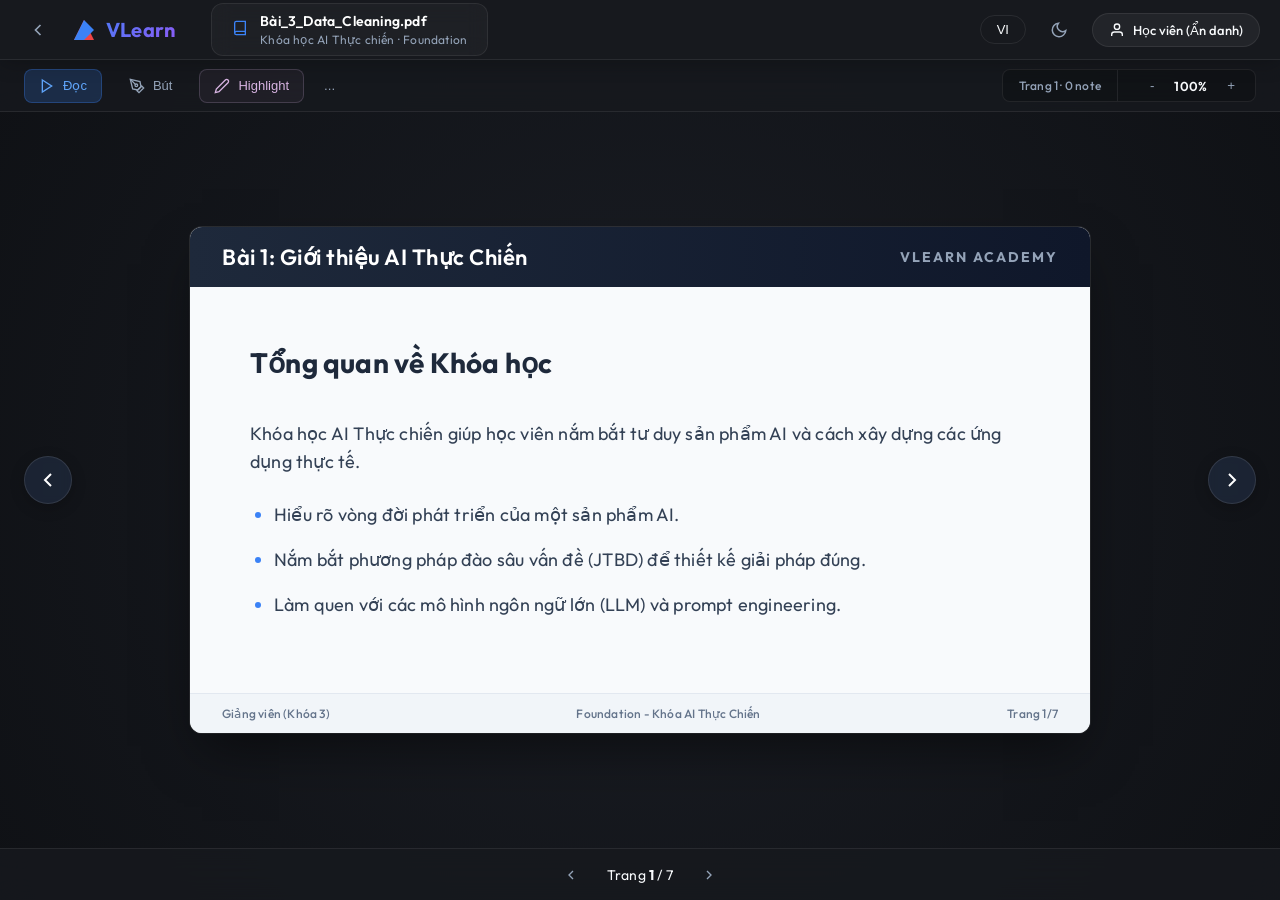
<file: codebase/index.html>
<!DOCTYPE html>
<html lang="vi">

<head>
    <meta charset="UTF-8">
    <meta name="viewport" content="width=device-width, initial-scale=1.0">
    <title>VLearn - AI Tutor Prototype (Tối ưu Context)</title>
    <link href="https://fonts.googleapis.com/css2?family=Outfit:wght@300;400;500;600;700&display=swap" rel="stylesheet">
    <link rel="stylesheet" href="style.css">
</head>

<body>
    <div class="app-container">
        <!-- HEADER -->
        <header class="app-header">
            <div class="header-left">
                <button class="btn-icon">
                    <svg width="20" height="20" viewBox="0 0 24 24" fill="none" stroke="currentColor" stroke-width="2">
                        <path d="M15 18l-6-6 6-6" />
                    </svg>
                </button>
                <div class="logo">
                    <svg width="24" height="24" viewBox="0 0 24 24" fill="none">
                        <path d="M12 2L2 22h20L12 2z" fill="#EF4444" />
                        <path d="M12 2L2 22h10l10-10L12 2z" fill="#3B82F6" />
                    </svg>
                    <span>VLearn</span>
                </div>
                <div class="doc-info">
                    <div class="doc-icon">
                        <svg width="16" height="16" viewBox="0 0 24 24" fill="none" stroke="currentColor"
                            stroke-width="2">
                            <path d="M4 19.5A2.5 2.5 0 0 1 6.5 17H20"></path>
                            <path d="M6.5 2H20v20H6.5A2.5 2.5 0 0 1 4 19.5v-15A2.5 2.5 0 0 1 6.5 2z"></path>
                        </svg>
                    </div>
                    <div class="doc-titles">
                        <h1>Bài_3_Data_Cleaning.pdf</h1>
                        <h2>Khóa học AI Thực chiến · Foundation</h2>
                    </div>
                </div>
            </div>
            <div class="header-right">
                <button class="btn-outline">VI</button>
                <button class="btn-icon">
                    <svg width="18" height="18" viewBox="0 0 24 24" fill="none" stroke="currentColor" stroke-width="2">
                        <path d="M21 12.79A9 9 0 1 1 11.21 3 7 7 0 0 0 21 12.79z"></path>
                    </svg>
                </button>
                <button class="btn-user">
                    <svg width="16" height="16" viewBox="0 0 24 24" fill="none" stroke="currentColor" stroke-width="2">
                        <path d="M20 21v-2a4 4 0 0 0-4-4H8a4 4 0 0 0-4 4v2"></path>
                        <circle cx="12" cy="7" r="4"></circle>
                    </svg>
                    Học viên (Ẩn danh)
                </button>
            </div>
        </header>

        <!-- MAIN BODY -->
        <main class="app-body">
            <!-- LEFT: PDF VIEWER -->
            <section class="pdf-viewer">
                <!-- PDF Toolbar -->
                <div class="pdf-toolbar">
                    <div class="toolbar-group">
                        <button class="btn-toolbar active">
                            <svg width="16" height="16" viewBox="0 0 24 24" fill="none" stroke="currentColor"
                                stroke-width="2">
                                <polygon points="5 3 19 12 5 21 5 3"></polygon>
                            </svg>
                            Đọc
                        </button>
                        <button class="btn-toolbar">
                            <svg width="16" height="16" viewBox="0 0 24 24" fill="none" stroke="currentColor"
                                stroke-width="2">
                                <path d="M12 19l7-7 3 3-7 7-3-3z"></path>
                                <path d="M18 13l-1.5-7.5L2 2l3.5 14.5L13 18l5-5z"></path>
                                <path d="M2 2l7.586 7.586"></path>
                                <circle cx="11" cy="11" r="2"></circle>
                            </svg>
                            Bút
                        </button>
                        <button class="btn-toolbar highlight">
                            <svg width="16" height="16" viewBox="0 0 24 24" fill="none" stroke="currentColor"
                                stroke-width="2">
                                <path d="M17 3a2.828 2.828 0 1 1 4 4L7.5 20.5 2 22l1.5-5.5L17 3z"></path>
                            </svg>
                            Highlight
                        </button>
                        <button class="btn-icon">...</button>
                    </div>

                    <div class="toolbar-group page-controls">
                        <span class="page-num">Trang 12 · 0 note</span>
                        <div class="zoom-controls">
                            <button class="btn-icon">-</button>
                            <span>100%</span>
                            <button class="btn-icon">+</button>
                        </div>
                    </div>
                </div>

                <!-- PDF Canvas -->
                <div class="pdf-canvas" id="pdf-canvas">
                    <!-- Tooltip nổi lên khi click vào chữ bôi đen -->
                    <div id="action-tooltip" class="action-tooltip hidden">
                        <button class="tooltip-btn ask-ai" id="btn-ask-ai">
                            <svg width="14" height="14" viewBox="0 0 24 24" fill="none" stroke="currentColor"
                                stroke-width="2">
                                <rect x="3" y="11" width="18" height="10" rx="2"></rect>
                                <circle cx="12" cy="5" r="2"></circle>
                                <path d="M12 7v4"></path>
                                <line x1="8" y1="16" x2="8" y2="16"></line>
                                <line x1="16" y1="16" x2="16" y2="16"></line>
                            </svg>
                            Hỏi AI
                        </button>
                    </div>

                    <!-- Slide container -->
                    <div class="slide-wrapper">
                        <div class="slide-header-bar">
                            <h2 id="slide-title">Loading...</h2>
                            <span class="uni-logo">VLEARN ACADEMY</span>
                        </div>
                        <div class="slide-content" id="slide-content">
                            <!-- Content injected by app.js -->
                        </div>
                        <div class="slide-footer-bar">
                            <span>Giảng viên (Khóa 3)</span>
                            <span>Foundation - Khóa AI Thực Chiến</span>
                            <span id="slide-footer-page">Trang 1/7</span>
                        </div>
                    </div>
                    <button class="btn-side-nav left">
                        <svg width="24" height="24" viewBox="0 0 24 24" fill="none" stroke="currentColor"
                            stroke-width="2">
                            <path d="M15 18l-6-6 6-6" />
                        </svg>
                    </button>
                    <button class="btn-side-nav right">
                        <svg width="24" height="24" viewBox="0 0 24 24" fill="none" stroke="currentColor"
                            stroke-width="2">
                            <path d="M9 18l6-6-6-6" />
                        </svg>
                    </button>
                </div> <!-- Closes pdf-canvas -->

                <!-- PDF Footer -->
                <div class="pdf-footer">
                    <button class="btn-icon">
                        <svg width="16" height="16" viewBox="0 0 24 24" fill="none" stroke="currentColor"
                            stroke-width="2">
                            <path d="M15 18l-6-6 6-6" />
                        </svg>
                    </button>
                    <span class="page-status">Trang <strong>12</strong> / 45</span>
                    <button class="btn-icon">
                        <svg width="16" height="16" viewBox="0 0 24 24" fill="none" stroke="currentColor"
                            stroke-width="2">
                            <path d="M9 18l6-6-6-6" />
                        </svg>
                    </button>
                </div>
            </section> <!-- Closes pdf-viewer -->

            <!-- RIGHT: TUTOR SIDEBAR -->
            <aside class="tutor-sidebar closed">
                <header class="tutor-header">
                    <div class="tutor-avatar">
                        <svg width="18" height="18" viewBox="0 0 24 24" fill="none" stroke="currentColor"
                            stroke-width="2">
                            <rect x="3" y="11" width="18" height="10" rx="2"></rect>
                            <circle cx="12" cy="5" r="2"></circle>
                            <path d="M12 7v4"></path>
                            <line x1="8" y1="16" x2="8" y2="16"></line>
                            <line x1="16" y1="16" x2="16" y2="16"></line>
                        </svg>
                        <div class="status-dot"></div>
                    </div>
                    <div class="tutor-info">
                        <h2>VLearn Tutor</h2>
                        <span class="subtitle">Trợ lý học theo ngữ cảnh</span>
                    </div>
                    <div class="tutor-actions">
                        <span class="badge-outline">Trong slide: 12</span>
                        <button class="btn-icon" id="btn-close-chat" style="margin-left: 8px;">✕</button>
                    </div>
                </header>

                <div class="chat-container" id="chat-container">
                    <!-- Tin nhắn chào mừng -->
                    <div class="message ai-message">
                        <div class="bubble">
                            Chào bạn! Tôi là VLearn Tutor.
                            <br><br>
                            Bạn đang học <strong>Bài 3: Xử lý dữ liệu</strong>. Nếu có phần nào không hiểu, bạn hãy bôi
                            đen trực
                            tiếp trên slide để tôi hỗ trợ chính xác theo ngữ cảnh nhé!
                        </div>
                    </div>
                </div>

                <div class="chat-input-area">
                    <div class="input-wrapper">
                        <!-- Vùng context chuẩn bị gửi -->
                        <div id="pending-context" class="pending-context hidden">
                            <div class="context-label">Đang đính kèm ngữ cảnh (Trang 12)</div>
                            <div class="context-text">"Missing Values (Dữ liệu bị thiếu)"</div>
                            <button id="btn-clear-context" class="btn-clear-context">✕</button>
                        </div>
                        <div class="input-controls">
                            <textarea id="chat-input" placeholder="Gõ câu hỏi của bạn..." rows="1"></textarea>
                            <button id="btn-send" class="btn-send" disabled>
                                <svg width="16" height="16" viewBox="0 0 24 24" fill="none" stroke="currentColor"
                                    stroke-width="2">
                                    <line x1="22" y1="2" x2="11" y2="13"></line>
                                    <polygon points="22 2 15 22 11 13 2 9 22 2"></polygon>
                                </svg>
                            </button>
                        </div>
                    </div>
                </div>
            </aside>
        </main>
    </div>
    <script src="app.js"></script>
</body>

</html>
</file>
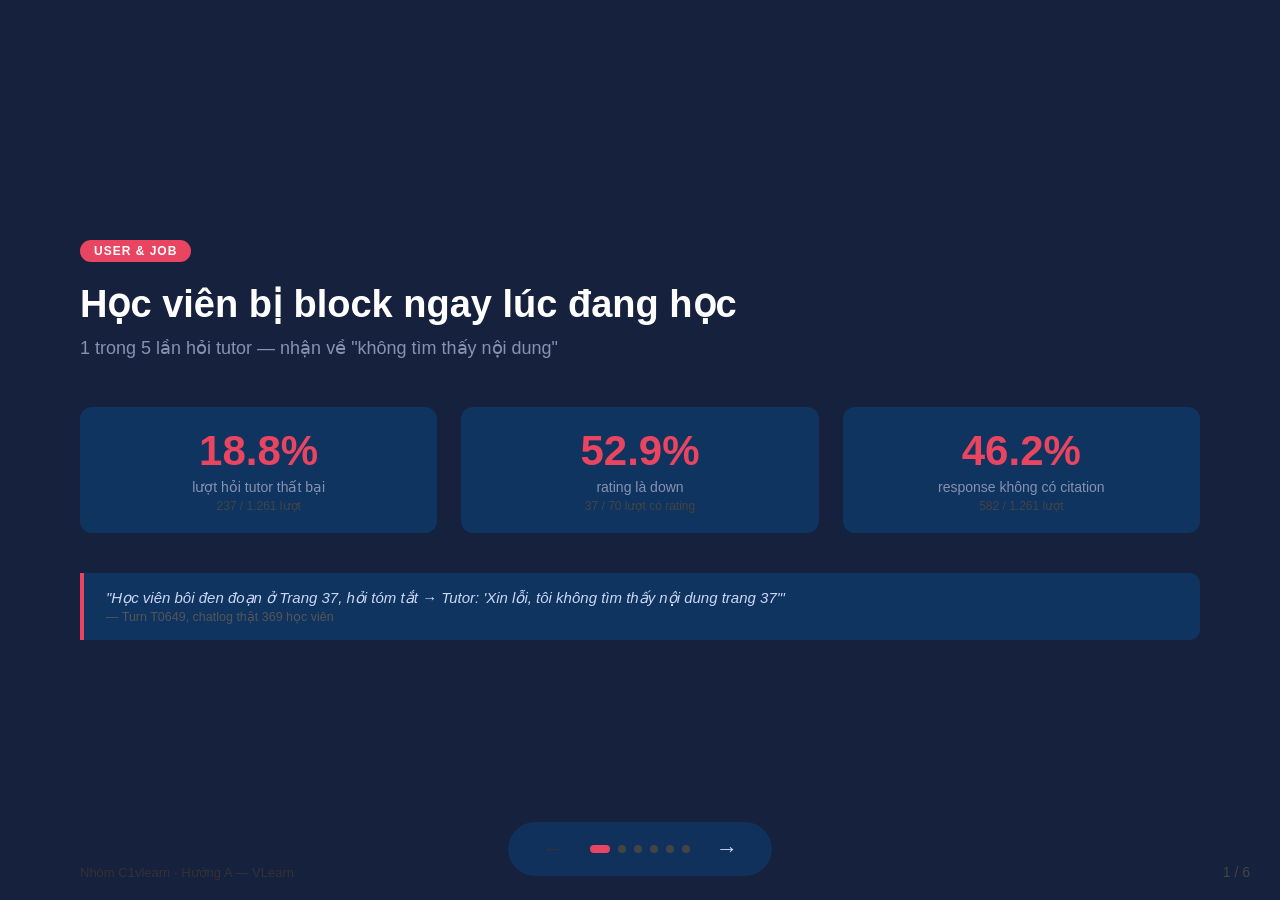
<file: demo-slides.html>
<!DOCTYPE html>
<html lang="vi">
<head>
<meta charset="UTF-8">
<title>Demo — C1vlearn</title>
<style>
  * { margin: 0; padding: 0; box-sizing: border-box; }

  body {
    font-family: 'Segoe UI', sans-serif;
    background: #0d1117;
    color: #eee;
    overflow: hidden;
    height: 100vh;
    width: 100vw;
  }

  .slides-container {
    width: 100%;
    height: 100%;
    position: relative;
  }

  .slide {
    position: absolute;
    top: 0; left: 0;
    width: 100%;
    height: 100%;
    display: none;
    flex-direction: column;
    justify-content: center;
    padding: 60px 80px;
    background: #16213e;
  }

  .slide.active { display: flex; }

  .slide-number {
    position: absolute;
    bottom: 20px; right: 30px;
    font-size: 14px;
    color: #444;
  }

  .tag {
    display: inline-block;
    background: #e94560;
    color: #fff;
    font-size: 12px;
    font-weight: 700;
    padding: 4px 14px;
    border-radius: 20px;
    margin-bottom: 20px;
    text-transform: uppercase;
    letter-spacing: 1px;
    width: fit-content;
  }

  h1 { font-size: 38px; color: #fff; margin-bottom: 10px; line-height: 1.2; }
  h2 { font-size: 18px; color: #8892b0; margin-bottom: 28px; font-weight: 400; }

  .stats-row { display: flex; gap: 24px; margin: 20px 0; }

  .stat-box {
    background: #0f3460;
    border-radius: 12px;
    padding: 20px 28px;
    flex: 1;
    text-align: center;
  }

  .stat-box .num {
    font-size: 42px;
    font-weight: 800;
    color: #e94560;
  }

  .stat-box .label { font-size: 14px; color: #8892b0; margin-top: 4px; }
  .stat-box .sub { font-size: 12px; color: #444; margin-top: 4px; }

  .highlight {
    background: #0f3460;
    border-left: 4px solid #e94560;
    padding: 16px 22px;
    border-radius: 0 10px 10px 0;
    margin: 20px 0;
    font-size: 15px;
    color: #ccd6f6;
    font-style: italic;
  }

  table { width: 100%; border-collapse: collapse; font-size: 15px; margin: 16px 0; }
  th { background: #0f3460; color: #e94560; padding: 12px 16px; text-align: left; }
  td { padding: 11px 16px; border-bottom: 1px solid #1e2d50; color: #ccd6f6; }

  .badge {
    display: inline-block;
    padding: 3px 10px;
    border-radius: 12px;
    font-size: 12px;
    font-weight: 700;
  }
  .green { background: #1a4731; color: #4ade80; }
  .yellow { background: #4a3a1a; color: #fbbf24; }
  .red { background: #4a1a1a; color: #f87171; }

  .route-row { display: flex; gap: 16px; margin: 20px 0; }
  .route-box {
    flex: 1;
    background: #0f3460;
    border-radius: 10px;
    padding: 16px;
    text-align: center;
  }
  .route-name { font-size: 18px; font-weight: 700; margin-bottom: 8px; }
  .route-box p { font-size: 13px; color: #8892b0; }
  .pass-c { color: #4ade80; }
  .recover-c { color: #60a5fa; }
  .clarify-c { color: #fbbf24; }
  .escalate-c { color: #f87171; }

  .two-col { display: grid; grid-template-columns: 1fr 1fr; gap: 20px; margin-top: 20px; }

  .card { background: #0f3460; border-radius: 10px; padding: 20px; }
  .card h3 { font-size: 15px; margin-bottom: 10px; color: #e94560; }
  .card p { font-size: 14px; color: #ccd6f6; line-height: 1.6; }

  .progress-wrap { margin: 8px 0 4px; }
  .progress-bar { background: #1e2d50; border-radius: 6px; height: 10px; overflow: hidden; }
  .progress-fill { height: 100%; border-radius: 6px; }

  .quote-box { background: #0f3460; border-radius: 10px; padding: 20px 24px; margin: 12px 0; }
  .quote-box .q { font-size: 16px; font-style: italic; color: #ccd6f6; margin-bottom: 8px; }
  .quote-box .author { font-size: 13px; color: #8892b0; }

  ul { margin-left: 24px; }
  ul li { font-size: 16px; color: #ccd6f6; margin-bottom: 14px; line-height: 1.6; }

  /* Navigation */
  .nav {
    position: fixed;
    bottom: 24px;
    left: 50%;
    transform: translateX(-50%);
    display: flex;
    align-items: center;
    gap: 16px;
    background: rgba(15,52,96,0.9);
    padding: 10px 24px;
    border-radius: 30px;
    backdrop-filter: blur(8px);
    z-index: 100;
  }

  .nav button {
    background: none;
    border: none;
    color: #ccd6f6;
    font-size: 22px;
    cursor: pointer;
    padding: 4px 10px;
    border-radius: 6px;
    transition: background 0.2s;
  }

  .nav button:hover { background: #e94560; color: #fff; }
  .nav button:disabled { color: #333; cursor: default; }
  .nav button:disabled:hover { background: none; }

  .nav .counter { font-size: 14px; color: #8892b0; min-width: 50px; text-align: center; }

  .dots { display: flex; gap: 8px; align-items: center; }
  .dot {
    width: 8px; height: 8px;
    border-radius: 50%;
    background: #444;
    cursor: pointer;
    transition: background 0.2s;
  }
  .dot.active { background: #e94560; width: 20px; border-radius: 4px; }

  .footer-team {
    position: absolute;
    bottom: 20px;
    left: 80px;
    font-size: 13px;
    color: #333;
  }
</style>
</head>
<body>

<div class="slides-container">

  <!-- SLIDE 1 -->
  <div class="slide active">
    <div class="tag">User & Job</div>
    <h1>Học viên bị block ngay lúc đang học</h1>
    <h2>1 trong 5 lần hỏi tutor — nhận về "không tìm thấy nội dung"</h2>

    <div class="stats-row">
      <div class="stat-box">
        <div class="num">18.8%</div>
        <div class="label">lượt hỏi tutor thất bại</div>
        <div class="sub">237 / 1.261 lượt</div>
      </div>
      <div class="stat-box">
        <div class="num">52.9%</div>
        <div class="label">rating là down</div>
        <div class="sub">37 / 70 lượt có rating</div>
      </div>
      <div class="stat-box">
        <div class="num">46.2%</div>
        <div class="label">response không có citation</div>
        <div class="sub">582 / 1.261 lượt</div>
      </div>
    </div>

    <div class="highlight">
      "Học viên bôi đen đoạn ở Trang 37, hỏi tóm tắt → Tutor: <em>'Xin lỗi, tôi không tìm thấy nội dung trang 37'</em>"
      <br><small style="color:#555;font-style:normal">— Turn T0649, chatlog thật 369 học viên</small>
    </div>

    <div class="footer-team">Nhóm C1vlearn · Hướng A — VLearn</div>
    <div class="slide-number">1 / 6</div>
  </div>

  <!-- SLIDE 2 -->
  <div class="slide">
    <div class="tag">Lý do chọn</div>
    <h1>Vì sao chọn fix retrieval?</h1>
    <h2>3 ứng viên — chọn cái có bằng chứng mạnh nhất và build được trong 1 ngày</h2>

    <table>
      <tr>
        <th>Ứng viên</th>
        <th>Số đo từ data</th>
        <th>Hậu quả</th>
        <th></th>
      </tr>
      <tr>
        <td><strong>Fix tutor fail tìm slide</strong></td>
        <td>18.8% lượt hỏi</td>
        <td>Bị block hoàn toàn, bỏ dùng tutor</td>
        <td><span class="badge green">✅ Chọn</span></td>
      </tr>
      <tr>
        <td>Fix citation thiếu/sai trang</td>
        <td>46.2% response</td>
        <td>Không kiểm chứng được AI nói gì</td>
        <td><span class="badge yellow">Loại — cùng gốc rễ</span></td>
      </tr>
      <tr>
        <td>Tutor kiểm tra hiểu bài</td>
        <td>99.76% lượt thiếu</td>
        <td>Học sai không biết mình đang sai</td>
        <td><span class="badge red">Loại — quá phức tạp</span></td>
      </tr>
    </table>

    <div class="highlight">
      <strong>Lát cắt:</strong> Học viên bôi đen đoạn Trang X và hỏi → AI dùng số trang làm context ưu tiên → trả lời kèm cite đúng trang, hoặc báo rõ khi không tìm được.
    </div>

    <div class="slide-number">2 / 6</div>
  </div>

  <!-- SLIDE 3 -->
  <div class="slide">
    <div class="tag">Giải pháp & Demo</div>
    <h1>Context Rescue — 4 route xử lý</h1>
    <h2>Conditional automation · Model: gemini-3.1-flash-lite</h2>

    <div class="route-row">
      <div class="route-box">
        <div class="route-name pass-c">PASS</div>
        <p>Có chunk đúng trang<br>→ Trả lời + cite trang</p>
      </div>
      <div class="route-box">
        <div class="route-name recover-c">RECOVER</div>
        <p>Không có chunk<br>→ Dùng selected_text</p>
      </div>
      <div class="route-box">
        <div class="route-name clarify-c">CLARIFY</div>
        <p>Mơ hồ / thiếu nguồn<br>→ Hỏi lại 1 câu</p>
      </div>
      <div class="route-box">
        <div class="route-name escalate-c">ESCALATE</div>
        <p>Ngoài phạm vi<br>→ Từ chối + hướng dẫn</p>
      </div>
    </div>

    <div class="two-col">
      <div class="card">
        <h3>✅ Case chuẩn — PASS</h3>
        <p>Bôi đen "Missing Values" Trang 12<br>→ Tutor trả lời đúng kèm <em>Trích dẫn: Trang 12</em></p>
      </div>
      <div class="card">
        <h3>⚠️ Case khó — CLARIFY</h3>
        <p>Bôi đen "điêu toa" Trang 25<br>→ <em>"Tôi chưa xác định được thuật ngữ này, bạn có thể làm rõ không?"</em></p>
      </div>
    </div>

    <div class="slide-number">3 / 6</div>
  </div>

  <!-- SLIDE 4 -->
  <div class="slide">
    <div class="tag">Kết quả đo</div>
    <h1>13/20 (65%) — chưa đạt quality bar</h1>
    <h2>Quality bar cam kết: ≥75% và 0 case cite sai trang</h2>

    <div class="stats-row">
      <div class="stat-box">
        <div class="num" style="color:#f87171">65%</div>
        <div class="label">Kết quả lượt 2</div>
        <div class="progress-wrap">
          <div class="progress-bar"><div class="progress-fill" style="width:65%;background:#f87171"></div></div>
        </div>
        <div class="sub">13/20 structural pass</div>
      </div>
      <div class="stat-box">
        <div class="num" style="color:#fbbf24">75%</div>
        <div class="label">Quality bar đã cam kết</div>
        <div class="progress-wrap">
          <div class="progress-bar"><div class="progress-fill" style="width:75%;background:#fbbf24"></div></div>
        </div>
        <div class="sub">Chốt 23:59 N1, không đổi</div>
      </div>
    </div>

    <div class="card" style="margin-top:16px">
      <h3>7 case fail — cùng 1 nguyên nhân</h3>
      <p>Tất cả là route <span class="recover-c">RECOVER</span>: candidate_chunks rỗng, AI cần dùng selected_text làm nguồn nhưng prompt chưa hướng dẫn rõ cách cite.</p>
      <p style="margin-top:10px;color:#4ade80">→ Fix: bổ sung hướng dẫn cite selected_text vào system prompt → chạy lại lượt 3</p>
    </div>

    <div class="slide-number">4 / 6</div>
  </div>

  <!-- SLIDE 5 -->
  <div class="slide">
    <div class="tag">User thật nói gì</div>
    <h1>Feedback từ validation</h1>
    <h2>5 người thử prototype — sáng 31/07/2026</h2>

    <div class="quote-box">
      <div class="q">"Hệ thống chặn khá tốt, không bị dính lỗi sinh code lan man ra ngoài bài học. Tuy nhiên nếu được, có thể chèn thêm link docs của Docker để học viên tự xem."</div>
      <div class="author">— Lê Trung Hiếu / học viên · willing user</div>
    </div>

    <div class="quote-box">
      <div class="q">"Giao diện mở khung chat trượt ra rất mượt, nhìn pro thật. Câu trả lời chính xác, trích dẫn đúng trang 2. Rất hài lòng."</div>
      <div class="author">— Đoàn Nhật Bình / học viên · willing user</div>
    </div>

    <div class="card" style="margin-top:12px">
      <h3>Thay đổi từ feedback</h3>
      <p>Phát triển tính năng bôi đen văn bản thật (Native Selection) trực tiếp trên slide thay vì click giả lập, đồng thời sửa triệt để lỗi vỡ layout Flexbox. Đề xuất thêm nút "Copy" và "Link mở rộng" được chuyển vào Backlog để giữ ổn định hệ thống trước demo.</p>
    </div>

    <div class="slide-number">5 / 6</div>
  </div>

  <!-- SLIDE 6 -->
  <div class="slide">
    <div class="tag">Backlog & Bài học</div>
    <h1>Chưa xử lý được — và lý do</h1>
    <h2>Dựa trên failure eval và feedback từ user thật</h2>

    <div class="two-col" style="margin-top:8px">
      <div class="card">
        <h3>Còn trong backlog</h3>
        <ul style="margin-left:16px;margin-top:8px">
          <li style="font-size:14px;margin-bottom:10px"><strong>Fix RECOVER citation</strong> — 7 case fail do AI không cite được selected_text khi chunk rỗng</li>
          <li style="font-size:14px;margin-bottom:10px"><strong>Tích hợp transcript thật</strong> — candidate_chunks hiện dùng data giả, chưa nối được với 6 transcript bài giảng thật</li>
          <li style="font-size:14px"><strong>Thêm nút Copy & Link Docs (Từ Feedback)</strong> — Hỗ trợ lưu trữ câu trả lời (Văn) và dẫn link tự xem thêm (Hiếu) khi rơi vào nhánh ESCALATE</li>
        </ul>
      </div>
      <div class="card">
        <h3>Giữ nguyên có lý do</h3>
        <ul style="margin-left:16px;margin-top:8px">
          <li style="font-size:14px;margin-bottom:10px">Không mở rộng tính năng mới sau CP4 — tránh vỡ prototype trước demo</li>
          <li style="font-size:14px">Quality bar giữ nguyên 75% dù kết quả 65% — cam kết từ 23:59 N1, phân tích khoảng cách thay vì hạ bar</li>
        </ul>
      </div>
    </div>

    <div class="highlight" style="margin-top:24px">
      <strong>Bài học lớn nhất:</strong> Phải thấy output thật trước khi đặt quality bar — đặt bar trước khi chạy lần nào thường đặt sai mức.
    </div>

    <div class="footer-team">Nhóm C1vlearn · Lâm Thành Bảo · Phan Bá Khánh Linh · Đinh Văn Sinh · Nguyễn Minh Thu</div>
    <div class="slide-number">6 / 6</div>
  </div>

</div>

<!-- Navigation -->
<div class="nav">
  <button id="prev" onclick="changeSlide(-1)" disabled>&#8592;</button>
  <div class="dots" id="dots"></div>
  <button id="next" onclick="changeSlide(1)">&#8594;</button>
</div>

<script>
  let current = 0;
  const slides = document.querySelectorAll('.slide');
  const dotsContainer = document.getElementById('dots');

  slides.forEach((_, i) => {
    const dot = document.createElement('div');
    dot.className = 'dot' + (i === 0 ? ' active' : '');
    dot.onclick = () => goTo(i);
    dotsContainer.appendChild(dot);
  });

  function goTo(n) {
    slides[current].classList.remove('active');
    document.querySelectorAll('.dot')[current].classList.remove('active');
    current = n;
    slides[current].classList.add('active');
    document.querySelectorAll('.dot')[current].classList.add('active');
    document.getElementById('prev').disabled = current === 0;
    document.getElementById('next').disabled = current === slides.length - 1;
  }

  function changeSlide(dir) { goTo(current + dir); }

  document.addEventListener('keydown', e => {
    if (e.key === 'ArrowRight' || e.key === 'ArrowDown') changeSlide(1);
    if (e.key === 'ArrowLeft' || e.key === 'ArrowUp') changeSlide(-1);
  });
</script>

</body>
</html>
</file>
<file: codebase/style.css>
/* Premium Reset & Base */
@import url('https://fonts.googleapis.com/css2?family=Outfit:wght@300;400;500;600;700&display=swap');

* {
    margin: 0;
    padding: 0;
    box-sizing: border-box;
}

:root {
    --bg-dark: #0f1115;
    --bg-surface: #17191e;
    --bg-panel: #1e2128;
    --bg-chat: #13151a;
    --text-primary: #f8fafc;
    --text-secondary: #94a3b8;
    --accent-blue: #3b82f6;
    --accent-blue-dark: rgba(59, 130, 246, 0.2);
    --accent-gradient: linear-gradient(135deg, #3b82f6, #8b5cf6);
    --accent-green: #10b981;
    --border-color: rgba(255, 255, 255, 0.08);
    --highlight-color: #d8b4e2;
    --highlight-bg: rgba(216, 180, 226, 0.3);
}

body {
    font-family: 'Outfit', sans-serif;
    background-color: var(--bg-dark);
    color: var(--text-primary);
    height: 100vh;
    overflow: hidden;
    font-size: 14px;
    letter-spacing: 0.2px;
}

.app-container {
    display: flex;
    flex-direction: column;
    height: 100vh;
}

/* === HEADER === */
.app-header {
    height: 60px;
    background-color: var(--bg-surface);
    border-bottom: 1px solid var(--border-color);
    display: flex;
    justify-content: space-between;
    align-items: center;
    padding: 0 20px;
    box-shadow: 0 4px 20px rgba(0,0,0,0.2);
    z-index: 10;
}

.header-left, .header-right {
    display: flex;
    align-items: center;
    gap: 16px;
}

.logo {
    display: flex;
    align-items: center;
    gap: 10px;
    font-weight: 700;
    font-size: 20px;
    margin-right: 20px;
    background: var(--accent-gradient);
    -webkit-background-clip: text;
    -webkit-text-fill-color: transparent;
}

.doc-info {
    display: flex;
    align-items: center;
    gap: 12px;
    background-color: rgba(255, 255, 255, 0.03);
    padding: 8px 20px;
    border-radius: 12px;
    border: 1px solid var(--border-color);
    backdrop-filter: blur(10px);
}

.doc-icon {
    color: var(--accent-blue);
}

.doc-titles h1 {
    font-size: 14px;
    font-weight: 600;
    color: #fff;
}

.doc-titles h2 {
    font-size: 12px;
    font-weight: 400;
    color: var(--text-secondary);
    margin-top: 2px;
}

.btn-icon {
    background: transparent;
    border: none;
    color: var(--text-secondary);
    cursor: pointer;
    display: flex;
    align-items: center;
    justify-content: center;
    padding: 8px;
    border-radius: 8px;
    transition: all 0.2s ease;
}

.btn-icon:hover {
    background-color: rgba(255, 255, 255, 0.1);
    color: #fff;
    transform: scale(1.05);
}

.btn-outline {
    background: transparent;
    border: 1px solid var(--border-color);
    color: var(--text-primary);
    padding: 6px 16px;
    border-radius: 20px;
    font-size: 13px;
    font-weight: 500;
    transition: all 0.2s ease;
}
.btn-outline:hover {
    background: rgba(255, 255, 255, 0.05);
}

.btn-user {
    display: flex;
    align-items: center;
    gap: 8px;
    background: rgba(255, 255, 255, 0.05);
    border: 1px solid var(--border-color);
    color: var(--text-primary);
    padding: 8px 16px;
    border-radius: 24px;
    font-size: 13px;
    font-family: inherit;
    font-weight: 500;
    transition: all 0.2s ease;
    cursor: pointer;
}
.btn-user:hover {
    background: rgba(255, 255, 255, 0.1);
}

/* === MAIN BODY === */
.app-body {
    display: flex;
    flex-direction: row; /* Ensure explicit row */
    flex: 1;
    overflow: hidden;
    position: relative;
    background: var(--bg-dark);
}

/* --- PDF VIEWER --- */
.pdf-viewer {
    flex: 1; /* Takes remaining space */
    min-width: 0; /* Important to prevent flex items from overflowing */
    display: flex;
    flex-direction: column;
    background: radial-gradient(circle at center, #1a1d24 0%, var(--bg-dark) 100%);
    position: relative;
    transition: all 0.4s cubic-bezier(0.16, 1, 0.3, 1);
}

.pdf-toolbar, .pdf-footer {
    height: 52px;
    background-color: rgba(23, 25, 30, 0.8);
    backdrop-filter: blur(12px);
    display: flex;
    align-items: center;
    justify-content: space-between;
    padding: 0 24px;
    border-bottom: 1px solid var(--border-color);
    z-index: 5;
}
.pdf-footer {
    border-bottom: none;
    border-top: 1px solid var(--border-color);
    justify-content: center;
    gap: 20px;
}

.toolbar-group {
    display: flex;
    align-items: center;
    gap: 12px;
}

.btn-toolbar {
    display: flex;
    align-items: center;
    gap: 8px;
    background: transparent;
    border: 1px solid transparent;
    color: var(--text-secondary);
    padding: 8px 14px;
    border-radius: 8px;
    font-size: 13px;
    font-weight: 500;
    cursor: pointer;
    transition: all 0.2s ease;
}

.btn-toolbar:hover {
    background-color: rgba(255, 255, 255, 0.05);
    color: #fff;
}

.btn-toolbar.active {
    background-color: var(--accent-blue-dark);
    color: #60a5fa;
    border: 1px solid rgba(59, 130, 246, 0.3);
}

.btn-toolbar.highlight {
    color: #d8b4e2;
    border: 1px solid rgba(216, 180, 226, 0.2);
    background: rgba(216, 180, 226, 0.05);
}

.page-controls {
    background-color: rgba(0, 0, 0, 0.2);
    border: 1px solid var(--border-color);
    border-radius: 8px;
    display: flex;
    overflow: hidden;
}
.page-num {
    padding: 8px 16px;
    font-size: 12px;
    font-weight: 500;
    border-right: 1px solid var(--border-color);
    color: var(--text-secondary);
}
.zoom-controls {
    display: flex;
    align-items: center;
    padding: 0 12px;
    gap: 12px;
    font-size: 13px;
    font-weight: 600;
}

.pdf-canvas {
    flex: 1;
    position: relative;
    display: flex;
    align-items: center;
    justify-content: center;
    padding: 32px;
    overflow: hidden;
}

/* Slide Style */
.slide-wrapper {
    width: 100%;
    max-width: 900px;
    aspect-ratio: 16/9;
    background-color: #f8fafc;
    color: #0f172a;
    border-radius: 12px;
    display: flex;
    flex-direction: column;
    box-shadow: 0 25px 50px -12px rgba(0, 0, 0, 0.5), 0 0 0 1px rgba(255, 255, 255, 0.1);
    position: relative;
    overflow: hidden;
    transition: transform 0.3s ease;
}

.slide-header-bar {
    background: linear-gradient(90deg, #1e293b 0%, #0f172a 100%);
    color: #fff;
    padding: 16px 32px;
    display: flex;
    justify-content: space-between;
    align-items: center;
}
.slide-header-bar h2 {
    font-size: 22px;
    font-weight: 600;
    letter-spacing: 0.5px;
}
.uni-logo {
    font-weight: 700;
    font-size: 14px;
    letter-spacing: 2px;
    color: #94a3b8;
}

.slide-content {
    flex: 1;
    padding: 40px 60px;
    display: flex;
    flex-direction: column;
    justify-content: center;
}
.slide-content h3 {
    font-size: 28px;
    color: #1e293b;
    margin-bottom: 24px;
    font-weight: 700;
}
.slide-content p {
    font-size: 18px;
    color: #334155;
    line-height: 1.6;
}
.slide-content ul {
    margin-left: 24px;
}
.slide-content li {
    font-size: 18px;
    margin-bottom: 16px;
    line-height: 1.6;
    color: #334155;
    position: relative;
}
.slide-content li::marker {
    color: #3b82f6;
}

.slide-footer-bar {
    background-color: #f1f5f9;
    padding: 12px 32px;
    display: flex;
    justify-content: space-between;
    font-size: 12px;
    font-weight: 500;
    color: #64748b;
    border-top: 1px solid #e2e8f0;
}

/* Action Tooltip */
.action-tooltip {
    position: absolute;
    background: rgba(15, 23, 42, 0.95);
    backdrop-filter: blur(8px);
    border: 1px solid rgba(255, 255, 255, 0.1);
    border-radius: 10px;
    display: flex;
    padding: 6px;
    gap: 4px;
    box-shadow: 0 10px 25px -5px rgba(0, 0, 0, 0.5);
    z-index: 100;
    transition: opacity 0.2s, transform 0.2s;
}
.action-tooltip::after {
    content: '';
    position: absolute;
    bottom: -6px;
    left: 50%;
    transform: translateX(-50%);
    border-width: 6px 6px 0;
    border-style: solid;
    border-color: rgba(15, 23, 42, 0.95) transparent transparent transparent;
}

.action-tooltip.hidden {
    opacity: 0;
    transform: translateY(10px) scale(0.95);
    pointer-events: none;
}

.tooltip-btn {
    background: transparent;
    border: 1px solid transparent;
    color: #fff;
    padding: 8px 16px;
    border-radius: 6px;
    font-size: 13px;
    font-weight: 600;
    cursor: pointer;
    display: flex;
    align-items: center;
    gap: 8px;
    transition: all 0.2s;
}

.tooltip-btn:hover {
    background-color: rgba(255, 255, 255, 0.1);
}
.tooltip-btn.ask-ai {
    background: var(--accent-gradient);
    border: none;
    box-shadow: 0 4px 12px rgba(59, 130, 246, 0.3);
}

/* --- TUTOR SIDEBAR --- */
.tutor-sidebar {
    width: 400px;
    flex-shrink: 0; /* Ensures sidebar pushes pdf-viewer */
    background: rgba(23, 25, 30, 0.98);
    backdrop-filter: blur(20px);
    display: flex;
    flex-direction: column;
    transition: all 0.4s cubic-bezier(0.16, 1, 0.3, 1);
    border-left: 1px solid var(--border-color);
    box-shadow: -10px 0 30px rgba(0,0,0,0.3);
    z-index: 10;
}

.tutor-sidebar.closed {
    width: 0;
    min-width: 0;
    opacity: 0;
    pointer-events: none;
    border-left: none;
    transform: translateX(20px);
}

.tutor-header {
    padding: 20px;
    display: flex;
    align-items: center;
    gap: 16px;
    border-bottom: 1px solid var(--border-color);
    background: rgba(0, 0, 0, 0.2);
}

.tutor-avatar {
    width: 40px;
    height: 40px;
    border-radius: 12px;
    background: var(--accent-gradient);
    display: flex;
    align-items: center;
    justify-content: center;
    position: relative;
    box-shadow: 0 4px 10px rgba(59, 130, 246, 0.3);
}
.tutor-avatar svg {
    color: #fff;
}
.status-dot {
    position: absolute;
    bottom: -4px;
    right: -4px;
    width: 12px;
    height: 12px;
    background-color: var(--accent-green);
    border: 2px solid #1a1d24;
    border-radius: 50%;
}

.tutor-info {
    flex: 1;
}
.tutor-info h2 {
    font-size: 16px;
    font-weight: 600;
    letter-spacing: 0.5px;
}
.tutor-info .subtitle {
    font-size: 12px;
    color: var(--accent-green);
    font-weight: 500;
}

.badge-outline {
    border: 1px solid rgba(255, 255, 255, 0.1);
    background: rgba(255, 255, 255, 0.05);
    padding: 6px 10px;
    border-radius: 8px;
    font-size: 11px;
    font-weight: 600;
    color: var(--text-primary);
    white-space: nowrap;
}

.chat-container {
    flex: 1;
    padding: 24px 20px;
    overflow-y: auto;
    display: flex;
    flex-direction: column;
    gap: 24px;
}
/* hide scrollbar for elegance */
.chat-container::-webkit-scrollbar {
    width: 6px;
}
.chat-container::-webkit-scrollbar-thumb {
    background-color: rgba(255,255,255,0.1);
    border-radius: 3px;
}

/* Messages */
.message {
    display: flex;
    flex-direction: column;
    max-width: 85%;
    animation: fadeIn 0.3s ease;
}
@keyframes fadeIn {
    from { opacity: 0; transform: translateY(10px); }
    to { opacity: 1; transform: translateY(0); }
}

.user-message {
    align-self: flex-end;
}
.ai-message {
    align-self: flex-start;
}

.context-pill {
    background-color: rgba(59, 130, 246, 0.15);
    color: #93c5fd;
    padding: 10px 14px;
    border-radius: 12px 12px 0 0;
    font-size: 11px;
    border: 1px solid rgba(59, 130, 246, 0.2);
    border-bottom: none;
    line-height: 1.5;
}
.context-pill strong {
    color: #bfdbfe;
    letter-spacing: 0.5px;
}

.user-message .bubble {
    background: var(--accent-gradient);
    padding: 14px 18px;
    border-radius: 16px 4px 16px 16px;
    font-size: 14px;
    color: #fff;
    box-shadow: 0 4px 15px rgba(59, 130, 246, 0.2);
}
.user-message .context-pill + .bubble {
    border-radius: 0 0 16px 16px;
    background: rgba(59, 130, 246, 0.1);
    border: 1px solid rgba(59, 130, 246, 0.2);
    border-top: none;
    box-shadow: none;
}

.ai-message .bubble {
    font-size: 14px;
    color: var(--text-primary);
    line-height: 1.7;
    background-color: var(--bg-panel);
    padding: 16px 20px;
    border-radius: 4px 16px 16px 16px;
    border: 1px solid var(--border-color);
    box-shadow: 0 4px 15px rgba(0, 0, 0, 0.1);
}
.context-reference {
    display: inline-block;
    background-color: rgba(16, 185, 129, 0.1);
    color: var(--accent-green);
    padding: 6px 10px;
    border-radius: 6px;
    font-size: 12px;
    margin-top: 12px;
    cursor: pointer;
    font-weight: 600;
    border: 1px solid rgba(16, 185, 129, 0.2);
    transition: all 0.2s;
}
.context-reference:hover {
    background-color: rgba(16, 185, 129, 0.2);
}

/* Chat Input */
.chat-input-area {
    padding: 20px;
    background-color: rgba(0, 0, 0, 0.2);
    border-top: 1px solid var(--border-color);
}

.input-wrapper {
    background-color: var(--bg-surface);
    border: 1px solid var(--border-color);
    border-radius: 16px;
    overflow: hidden;
    transition: border-color 0.2s;
    box-shadow: 0 4px 15px rgba(0,0,0,0.1);
}
.input-wrapper:focus-within {
    border-color: var(--accent-blue);
}

.pending-context {
    padding: 12px 16px;
    background-color: rgba(59, 130, 246, 0.08);
    border-bottom: 1px solid var(--border-color);
    position: relative;
}
.pending-context.hidden {
    display: none;
}
.context-label {
    font-size: 11px;
    color: #60a5fa;
    font-weight: 600;
    margin-bottom: 6px;
    text-transform: uppercase;
    letter-spacing: 0.5px;
}
.context-text {
    font-size: 13px;
    color: var(--text-primary);
    white-space: nowrap;
    overflow: hidden;
    text-overflow: ellipsis;
    padding-right: 24px;
    font-style: italic;
}
.btn-clear-context {
    position: absolute;
    top: 12px;
    right: 12px;
    background: rgba(255,255,255,0.1);
    border: none;
    color: var(--text-secondary);
    cursor: pointer;
    font-size: 12px;
    width: 24px;
    height: 24px;
    border-radius: 50%;
    display: flex;
    align-items: center;
    justify-content: center;
    transition: all 0.2s;
}
.btn-clear-context:hover {
    background: #ef4444;
    color: #fff;
}

.input-controls {
    display: flex;
    align-items: flex-end;
    padding: 10px 14px;
}

#chat-input {
    flex: 1;
    background: transparent;
    border: none;
    color: var(--text-primary);
    font-family: inherit;
    font-size: 14px;
    resize: none;
    outline: none;
    padding: 8px 4px;
    min-height: 38px;
    max-height: 120px;
    line-height: 1.5;
}

.btn-send {
    background: var(--accent-gradient);
    color: white;
    border: none;
    width: 40px;
    height: 40px;
    border-radius: 12px;
    display: flex;
    align-items: center;
    justify-content: center;
    cursor: pointer;
    margin-left: 10px;
    flex-shrink: 0;
    transition: all 0.2s;
    box-shadow: 0 4px 10px rgba(59, 130, 246, 0.3);
}
.btn-send:hover:not(:disabled) {
    transform: translateY(-2px);
    box-shadow: 0 6px 15px rgba(59, 130, 246, 0.4);
}
.btn-send:disabled {
    opacity: 0.5;
    cursor: not-allowed;
    background: var(--bg-panel);
    color: var(--text-secondary);
    box-shadow: none;
}

.btn-side-nav {
    position: absolute;
    top: 50%;
    transform: translateY(-50%);
    background: rgba(30, 41, 59, 0.8);
    backdrop-filter: blur(4px);
    border: 1px solid rgba(255, 255, 255, 0.1);
    color: #fff;
    width: 48px;
    height: 48px;
    border-radius: 50%;
    display: flex;
    align-items: center;
    justify-content: center;
    cursor: pointer;
    z-index: 10;
    transition: all 0.2s;
    box-shadow: 0 4px 15px rgba(0,0,0,0.2);
}
.btn-side-nav:hover {
    background: rgba(30, 41, 59, 1);
    transform: translateY(-50%) scale(1.1);
}
.btn-side-nav.left { left: 24px; }
.btn-side-nav.right { right: 24px; }

/* Typing indicator */
.typing-indicator {
    display: flex;
    gap: 6px;
    padding: 12px 16px;
    background-color: var(--bg-panel);
    border-radius: 4px 16px 16px 16px;
    border: 1px solid var(--border-color);
    width: fit-content;
}
.typing-dot {
    width: 8px;
    height: 8px;
    background-color: var(--accent-blue);
    border-radius: 50%;
    animation: typing 1.4s infinite ease-in-out both;
}
.typing-dot:nth-child(1) { animation-delay: -0.32s; }
.typing-dot:nth-child(2) { animation-delay: -0.16s; }

@keyframes typing {
    0%, 80%, 100% { transform: scale(0); opacity: 0.5; }
    40% { transform: scale(1); opacity: 1; }
}
</file>
